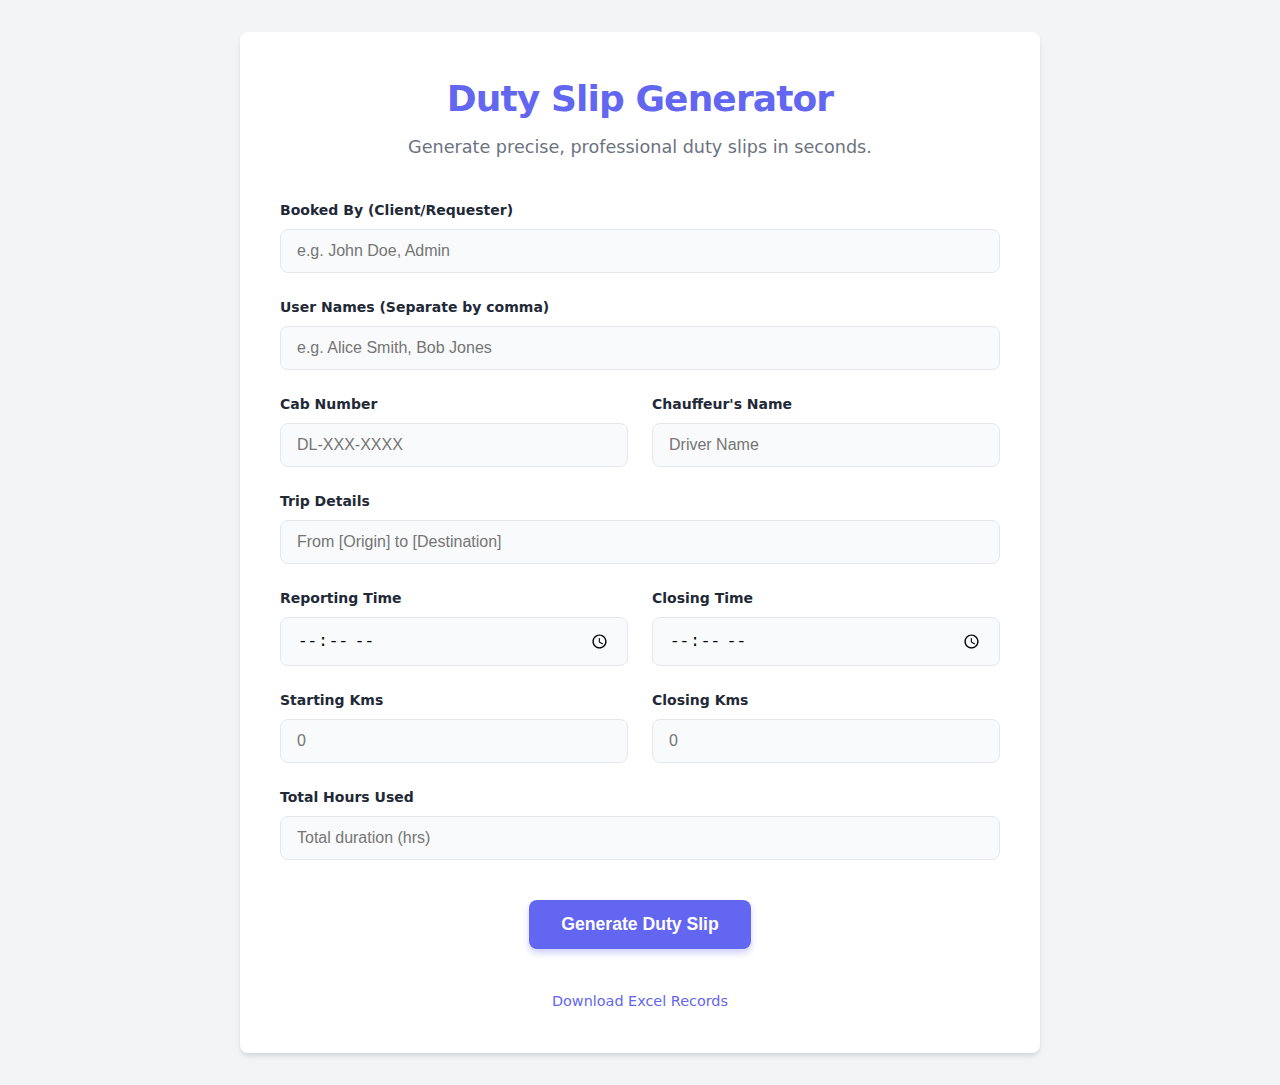
<file: templates/index.html>
<!DOCTYPE html>
<html lang="en">

<head>
    <meta charset="UTF-8">
    <meta name="viewport" content="width=device-width, initial-scale=1.0">
    <title>Duty Slip Generator</title>
    <link rel="stylesheet" href="/static/style.css">
</head>

<body>
    <div class="container">
        <header>
            <h1>Duty Slip Generator</h1>
            <p>Generate precise, professional duty slips in seconds.</p>
        </header>

        <form action="/submit" method="post" class="duty-form">
            <div class="form-grid">
                <!-- Row 1: Users & Booker -->
                <div class="form-group full-width">
                    <label for="booked_by">Booked By (Client/Requester)</label>
                    <input type="text" id="booked_by" name="booked_by" placeholder="e.g. John Doe, Admin" required>
                </div>

                <div class="form-group full-width">
                    <label for="user_names">User Names (Separate by comma)</label>
                    <input type="text" id="user_names" name="user_names" placeholder="e.g. Alice Smith, Bob Jones"
                        required>
                </div>

                <!-- Row 2: Vehicle & Driver -->
                <div class="form-group">
                    <label for="cab_number">Cab Number</label>
                    <input type="text" id="cab_number" name="cab_number" placeholder="DL-XXX-XXXX" required>
                </div>

                <div class="form-group">
                    <label for="chauffeur_name">Chauffeur's Name</label>
                    <input type="text" id="chauffeur_name" name="chauffeur_name" placeholder="Driver Name" required>
                </div>

                <!-- Row 3: Trip Details -->
                <div class="form-group full-width">
                    <label for="trip">Trip Details</label>
                    <input type="text" id="trip" name="trip" placeholder="From [Origin] to [Destination]" required>
                </div>

                <!-- Row 4: Reporting/Closing Time -->
                <div class="form-group">
                    <label for="reporting_time">Reporting Time</label>
                    <input type="time" id="reporting_time" name="reporting_time" required>
                </div>

                <div class="form-group">
                    <label for="closing_time">Closing Time</label>
                    <input type="time" id="closing_time" name="closing_time" required>
                </div>

                <!-- Row 5: Kms -->
                <div class="form-group">
                    <label for="starting_kms">Starting Kms</label>
                    <input type="number" id="starting_kms" name="starting_kms" placeholder="0" required>
                </div>

                <div class="form-group">
                    <label for="closing_kms">Closing Kms</label>
                    <input type="number" id="closing_kms" name="closing_kms" placeholder="0" required>
                </div>

                <!-- Row 6: Hours -->
                <div class="form-group full-width total-hours-group">
                    <label for="total_hours">Total Hours Used</label>
                    <input type="number" step="0.5" id="total_hours" name="total_hours"
                        placeholder="Total duration (hrs)" required>
                </div>
            </div>

            <div class="form-actions">
                <button type="submit" class="btn-primary">Generate Duty Slip</button>
            </div>

            <div style="text-align: center; margin-top: 1rem;">
                <a href="/download"
                    style="color: var(--primary-color); text-decoration: none; font-size: 0.9rem;">Download Excel
                    Records</a>
            </div>
        </form>
    </div>
</body>

</html>
</file>
<file: static/style.css>
/* Basic Setup */
:root {
    --primary-color: #6366f1; /* Indigo 500 */
    --primary-hover: #4f46e5; /* Indigo 600 */
    --background-color: #f3f4f6; /* Gray 100 */
    --card-background: #ffffff;
    --text-primary: #1f2937; /* Gray 800 */
    --text-secondary: #6b7280; /* Gray 500 */
    --border-color: #e5e7eb; /* Gray 200 */
    --shadow-sm: 0 1px 2px 0 rgba(0, 0, 0, 0.05);
    --shadow-md: 0 4px 6px -1px rgba(0, 0, 0, 0.1), 0 2px 4px -1px rgba(0, 0, 0, 0.06);
    --radius: 0.5rem;
}

* {
    box-sizing: border-box;
    margin: 0;
    padding: 0;
}

body {
    font-family: 'Inter', system-ui, -apple-system, sans-serif;
    background-color: var(--background-color);
    color: var(--text-primary);
    line-height: 1.5;
    display: flex;
    justify-content: center;
    align-items: center;
    min-height: 100vh;
    padding: 2rem;
}

/* Container & Header */
.container {
    width: 100%;
    max-width: 800px;
    margin: 0 auto;
    background: var(--card-background);
    padding: 2.5rem;
    border-radius: var(--radius);
    box-shadow: var(--shadow-md);
}

header {
    text-align: center;
    margin-bottom: 2.5rem;
}

header h1 {
    font-size: 2.25rem;
    font-weight: 800;
    color: var(--primary-color);
    margin-bottom: 0.5rem;
    letter-spacing: -0.025em;
}

header p {
    color: var(--text-secondary);
    font-size: 1.1rem;
}

/* Form Styles */
.duty-form {
    display: flex;
    flex-direction: column;
    gap: 1.5rem;
}

.form-grid {
    display: grid;
    grid-template-columns: 1fr 1fr;
    gap: 1.5rem;
}

.full-width {
    grid-column: span 2;
}

.form-group {
    display: flex;
    flex-direction: column;
}

.form-group label {
    font-size: 0.875rem;
    font-weight: 600;
    margin-bottom: 0.5rem;
    color: var(--text-primary);
}

.form-group input {
    padding: 0.75rem 1rem;
    border: 1px solid var(--border-color);
    border-radius: var(--radius);
    font-size: 1rem;
    transition: all 0.2s ease;
    background-color: #f9fafb; /* Gray 50 */
}

.form-group input:focus {
    outline: none;
    border-color: var(--primary-color);
    box-shadow: 0 0 0 3px rgba(99, 102, 241, 0.2);
    background-color: white;
}

/* Buttons */
.form-actions {
    margin-top: 1rem;
    text-align: center;
}

.btn-primary {
    background-color: var(--primary-color);
    color: white;
    font-weight: 600;
    padding: 0.875rem 2rem;
    border: none;
    border-radius: var(--radius);
    cursor: pointer;
    transition: all 0.2s;
    font-size: 1.1rem;
    box-shadow: 0 4px 6px rgba(99, 102, 241, 0.3);
}

.btn-primary:hover {
    background-color: var(--primary-hover);
    transform: translateY(-1px);
    box-shadow: 0 6px 8px rgba(99, 102, 241, 0.4);
}

.btn-primary:active {
    transform: translateY(0);
}

/* Responsive adjustments */
@media (max-width: 640px) {
    .container {
        padding: 1.5rem;
    }
    
    .form-grid {
        grid-template-columns: 1fr;
    }
    
    .full-width {
        grid-column: span 1;
    }
    
    header h1 {
        font-size: 1.75rem;
    }
}
</file>
